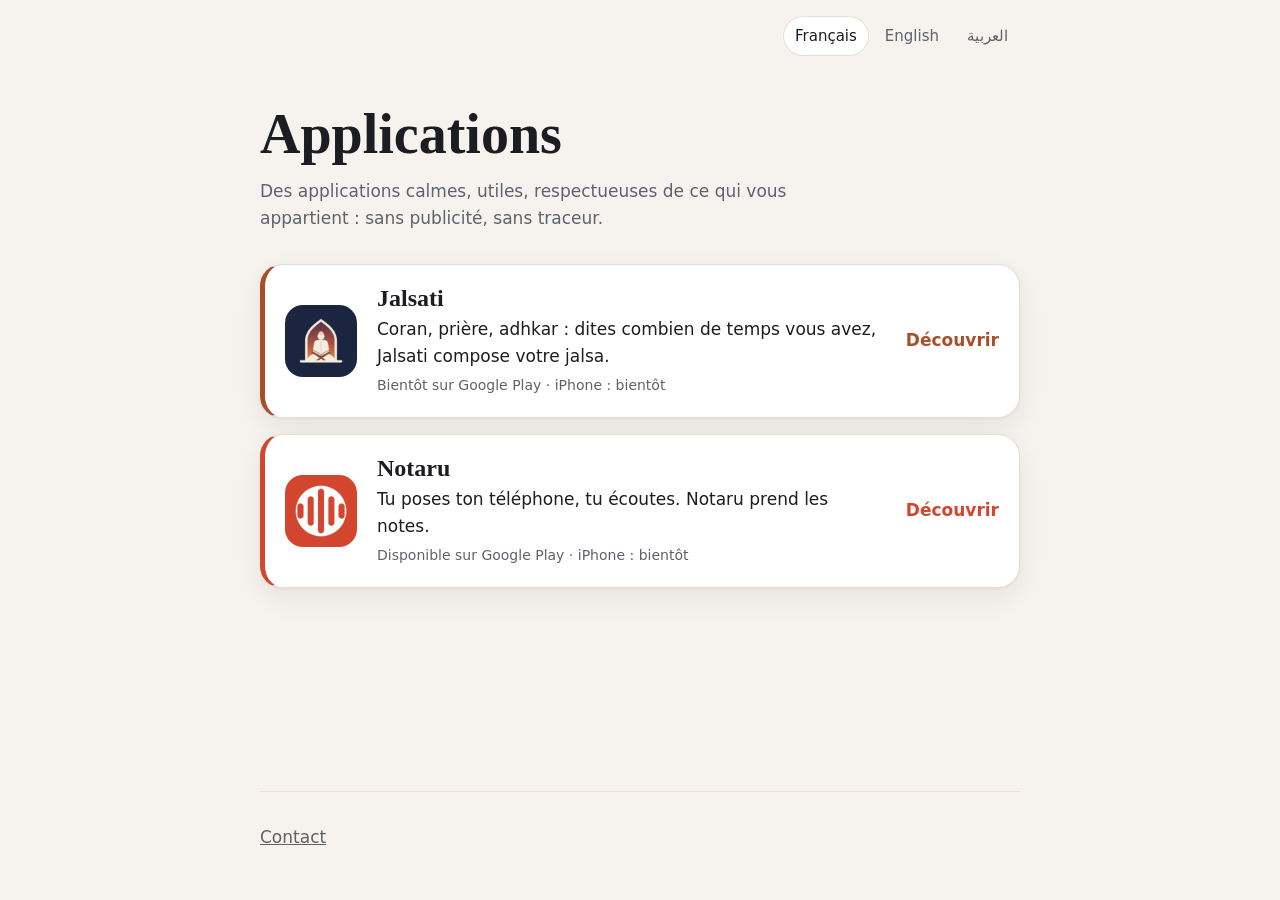
<file: index.html>
<!doctype html>
<html lang="fr" dir="ltr">
<head>
  <meta charset="utf-8">
  <meta name="viewport" content="width=device-width, initial-scale=1">
  <title>Applications — Jalsati, Notaru</title>
  <meta name="description" content="Des applications calmes, utiles, respectueuses de ce qui vous appartient : sans publicité, sans traceur.">
  <meta name="color-scheme" content="light dark">
  <link rel="canonical" href="https://fradali.github.io/">
  <link rel="alternate" hreflang="fr" href="https://fradali.github.io/">
  <link rel="alternate" hreflang="en" href="https://fradali.github.io/en.html">
  <link rel="alternate" hreflang="ar" href="https://fradali.github.io/ar.html">
  <link rel="alternate" hreflang="x-default" href="https://fradali.github.io/">
  <link rel="stylesheet" href="home.css">
</head>
<body>
  <header class="top">
    <nav class="langs" aria-label="Language"><a href="./" lang="fr" aria-current="page">Français</a><a href="en.html" lang="en" hreflang="en">English</a><a href="ar.html" lang="ar" hreflang="ar">العربية</a></nav>
  </header>
  <main>
    <h1>Applications</h1>
    <p class="lead">Des applications calmes, utiles, respectueuses de ce qui vous appartient : sans publicité, sans traceur.</p>
    <ul class="apps">
      <li>
        <a class="app app--jalsati" href="https://niyara.web.app/">
          <img src="img/jalsati.png" width="72" height="72" alt="">
          <span class="app__text">
            <strong>Jalsati</strong>
            <span>Coran, prière, adhkar : dites combien de temps vous avez, Jalsati compose votre jalsa.</span>
            <small><bdi>Bientôt sur Google Play</bdi> · <bdi>iPhone : bientôt</bdi></small>
          </span>
          <span class="app__go">Découvrir</span>
        </a>
      </li>
      <li>
        <a class="app app--notaru" href="notaru/">
          <img src="notaru/img/icon-192.png" width="72" height="72" alt="">
          <span class="app__text">
            <strong>Notaru</strong>
            <span>Tu poses ton téléphone, tu écoutes. Notaru prend les notes.</span>
            <small><bdi>Disponible sur Google Play</bdi> · <bdi>iPhone : bientôt</bdi></small>
          </span>
          <span class="app__go">Découvrir</span>
        </a>
      </li>
    </ul>
  </main>
  <footer class="foot"><a href="mailto:cntctari@gmail.com">Contact</a></footer>
</body>
</html>
</file>
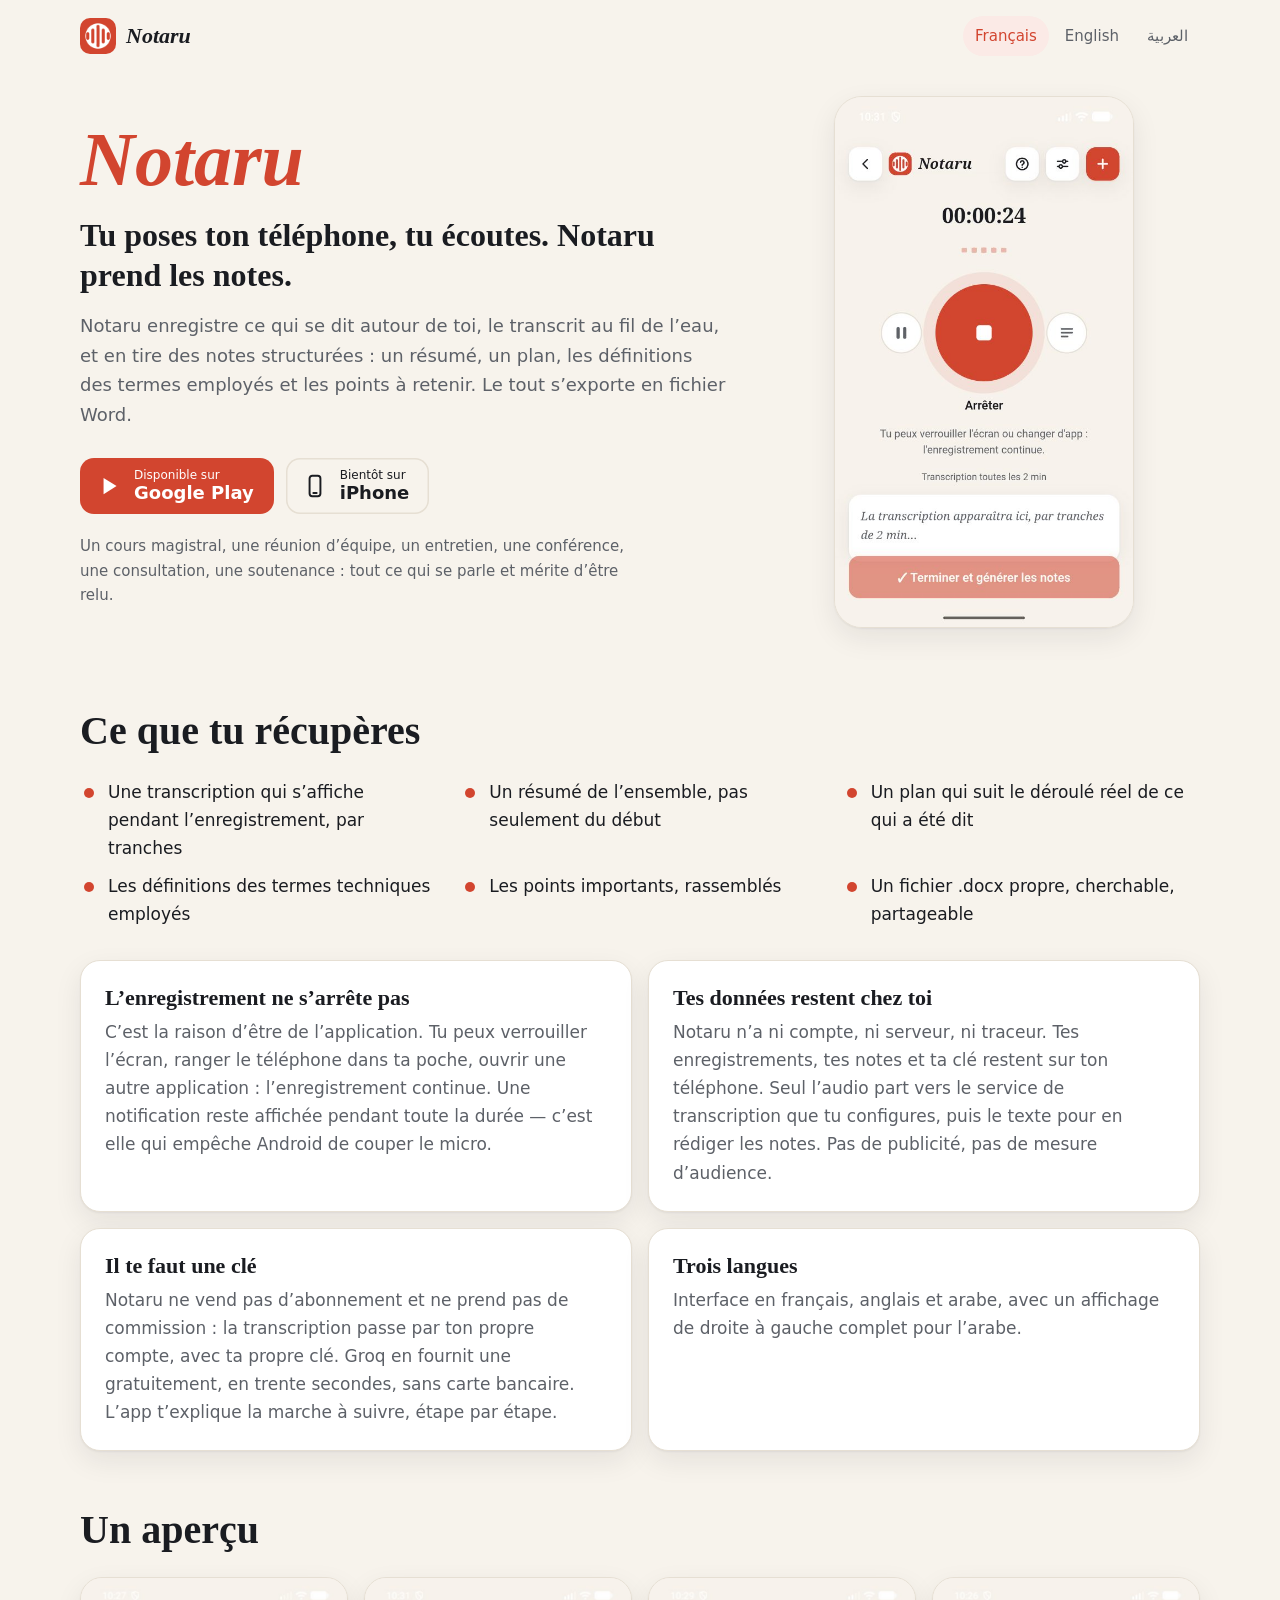
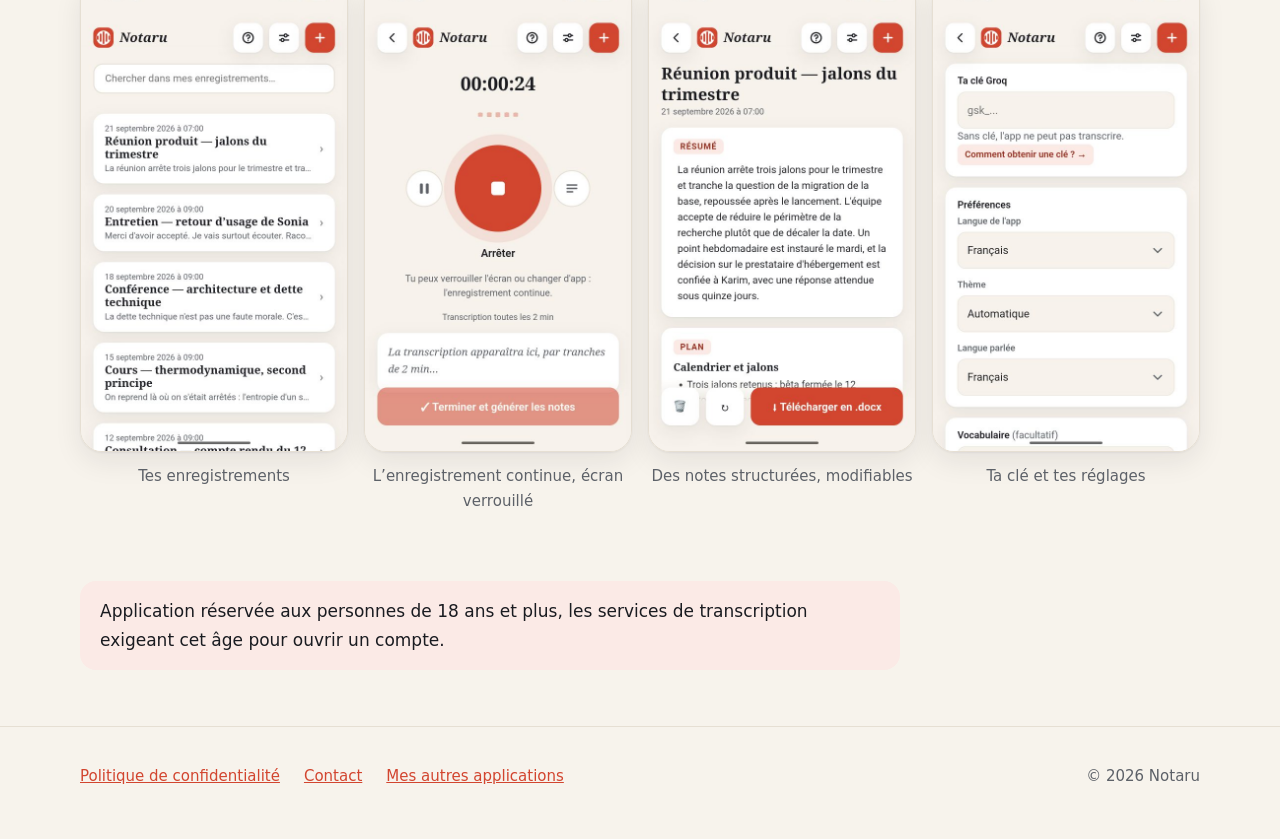
<file: notaru/index.html>
<!doctype html>
<html lang="fr" dir="ltr">
<head>
  <meta charset="utf-8">
  <meta name="viewport" content="width=device-width, initial-scale=1">
  <title>Notaru — tu écoutes, Notaru prend les notes</title>
  <meta name="description" content="Notaru enregistre, transcrit au fil de l’eau et tire des notes structurées de tes cours, réunions et entretiens : résumé, plan, définitions, points à retenir, en .docx.">
  <meta name="color-scheme" content="light dark">
  <meta name="theme-color" content="#D2452F">
  <link rel="canonical" href="https://fradali.github.io/notaru/">
  <link rel="alternate" hreflang="fr" href="https://fradali.github.io/notaru/">
  <link rel="alternate" hreflang="en" href="https://fradali.github.io/notaru/en.html">
  <link rel="alternate" hreflang="ar" href="https://fradali.github.io/notaru/ar.html">
  <link rel="alternate" hreflang="x-default" href="https://fradali.github.io/notaru/">
  <meta property="og:type" content="website">
  <meta property="og:title" content="Notaru — tu écoutes, Notaru prend les notes">
  <meta property="og:description" content="Notaru enregistre, transcrit au fil de l’eau et tire des notes structurées de tes cours, réunions et entretiens : résumé, plan, définitions, points à retenir, en .docx.">
  <meta property="og:url" content="https://fradali.github.io/notaru/">
  <meta property="og:image" content="https://fradali.github.io/notaru/img/og.jpg">
  <meta name="twitter:card" content="summary_large_image">
  <link rel="icon" href="logo.svg" type="image/svg+xml">
  <link rel="apple-touch-icon" href="img/icon-192.png">
  <link rel="stylesheet" href="landing.css">
</head>
<body>
  <header class="top">
    <a class="brand" href="./"><img src="img/icon-192.png" width="36" height="36" alt=""><span>Notaru</span></a>
    <nav class="langs" aria-label="Language"><a href="./" lang="fr" aria-current="page">Français</a><a href="en.html" lang="en" hreflang="en">English</a><a href="ar.html" lang="ar" hreflang="ar">العربية</a></nav>
  </header>

  <main>
    <section class="hero">
      <div class="hero__text">
        <h1>Notaru</h1>
        <p class="hero__tagline">Tu poses ton téléphone, tu écoutes. Notaru prend les notes.</p>
        <p class="hero__lead">Notaru enregistre ce qui se dit autour de toi, le transcrit au fil de l’eau, et en tire des notes structurées : un résumé, un plan, les définitions des termes employés et les points à retenir. Le tout s’exporte en fichier Word.</p>
        <div class="stores">
          <a class="store" href="https://play.google.com/store/apps/details?id=app.notaru&amp;hl=fr" rel="noopener"><svg viewBox="0 0 24 24" aria-hidden="true"><path d="M7 4.5v15l12-7.5z" fill="currentColor"/></svg><span><small>Disponible sur</small><strong>Google Play</strong></span></a>
          <span class="store store--soon" aria-disabled="true"><svg viewBox="0 0 24 24" aria-hidden="true"><rect x="7" y="2.5" width="10" height="19" rx="2.5" fill="none" stroke="currentColor" stroke-width="1.8"/><path d="M10.5 18.5h3" stroke="currentColor" stroke-width="1.8" stroke-linecap="round"/></svg><span><small>Bientôt sur</small><strong>iPhone</strong></span></span>
        </div>
        <p class="hero__uses">Un cours magistral, une réunion d’équipe, un entretien, une conférence, une consultation, une soutenance : tout ce qui se parle et mérite d’être relu.</p>
      </div>
      <div class="hero__art">
        <img src="img/2-enregistrement.jpg" width="540" height="960" alt="">
      </div>
    </section>

    <section class="features" aria-labelledby="gets-title">
      <h2 id="gets-title">Ce que tu récupères</h2>
      <ul class="gets"><li>Une transcription qui s’affiche pendant l’enregistrement, par tranches</li><li>Un résumé de l’ensemble, pas seulement du début</li><li>Un plan qui suit le déroulé réel de ce qui a été dit</li><li>Les définitions des termes techniques employés</li><li>Les points importants, rassemblés</li><li>Un fichier .docx propre, cherchable, partageable</li></ul>
      <ul class="cards">
        <li class="card"><h3>L’enregistrement ne s’arrête pas</h3><p>C’est la raison d’être de l’application. Tu peux verrouiller l’écran, ranger le téléphone dans ta poche, ouvrir une autre application : l’enregistrement continue. Une notification reste affichée pendant toute la durée — c’est elle qui empêche Android de couper le micro.</p></li>
        <li class="card"><h3>Tes données restent chez toi</h3><p>Notaru n’a ni compte, ni serveur, ni traceur. Tes enregistrements, tes notes et ta clé restent sur ton téléphone. Seul l’audio part vers le service de transcription que tu configures, puis le texte pour en rédiger les notes. Pas de publicité, pas de mesure d’audience.</p></li>
        <li class="card"><h3>Il te faut une clé</h3><p>Notaru ne vend pas d’abonnement et ne prend pas de commission : la transcription passe par ton propre compte, avec ta propre clé. Groq en fournit une gratuitement, en trente secondes, sans carte bancaire. L’app t’explique la marche à suivre, étape par étape.</p></li>
        <li class="card"><h3>Trois langues</h3><p>Interface en français, anglais et arabe, avec un affichage de droite à gauche complet pour l’arabe.</p></li>
      </ul>
    </section>

    <section class="shots" aria-labelledby="shots-title">
      <h2 id="shots-title">Un aperçu</h2>
      <ul>
        <li><figure><img src="img/1-liste.jpg" width="540" height="960" loading="eager" alt="Tes enregistrements"><figcaption>Tes enregistrements</figcaption></figure></li>
        <li><figure><img src="img/2-enregistrement.jpg" width="540" height="960" loading="eager" alt="L’enregistrement continue, écran verrouillé"><figcaption>L’enregistrement continue, écran verrouillé</figcaption></figure></li>
        <li><figure><img src="img/3-notes.jpg" width="540" height="960" loading="lazy" alt="Des notes structurées, modifiables"><figcaption>Des notes structurées, modifiables</figcaption></figure></li>
        <li><figure><img src="img/4-reglages.jpg" width="540" height="960" loading="lazy" alt="Ta clé et tes réglages"><figcaption>Ta clé et tes réglages</figcaption></figure></li>
      </ul>
    </section>

    <section class="age"><p>Application réservée aux personnes de 18 ans et plus, les services de transcription exigeant cet âge pour ouvrir un compte.</p></section>
  </main>

  <footer class="foot">
    <nav aria-label="Politique de confidentialité">
      <a href="https://fradali.github.io/Notaru-politique/confidentialite.html">Politique de confidentialité</a>
      <a href="mailto:cntctari@gmail.com">Contact</a>
      <a href="../">Mes autres applications</a>
    </nav>
    <p class="muted">© 2026 Notaru</p>
  </footer>
</body>
</html>
</file>
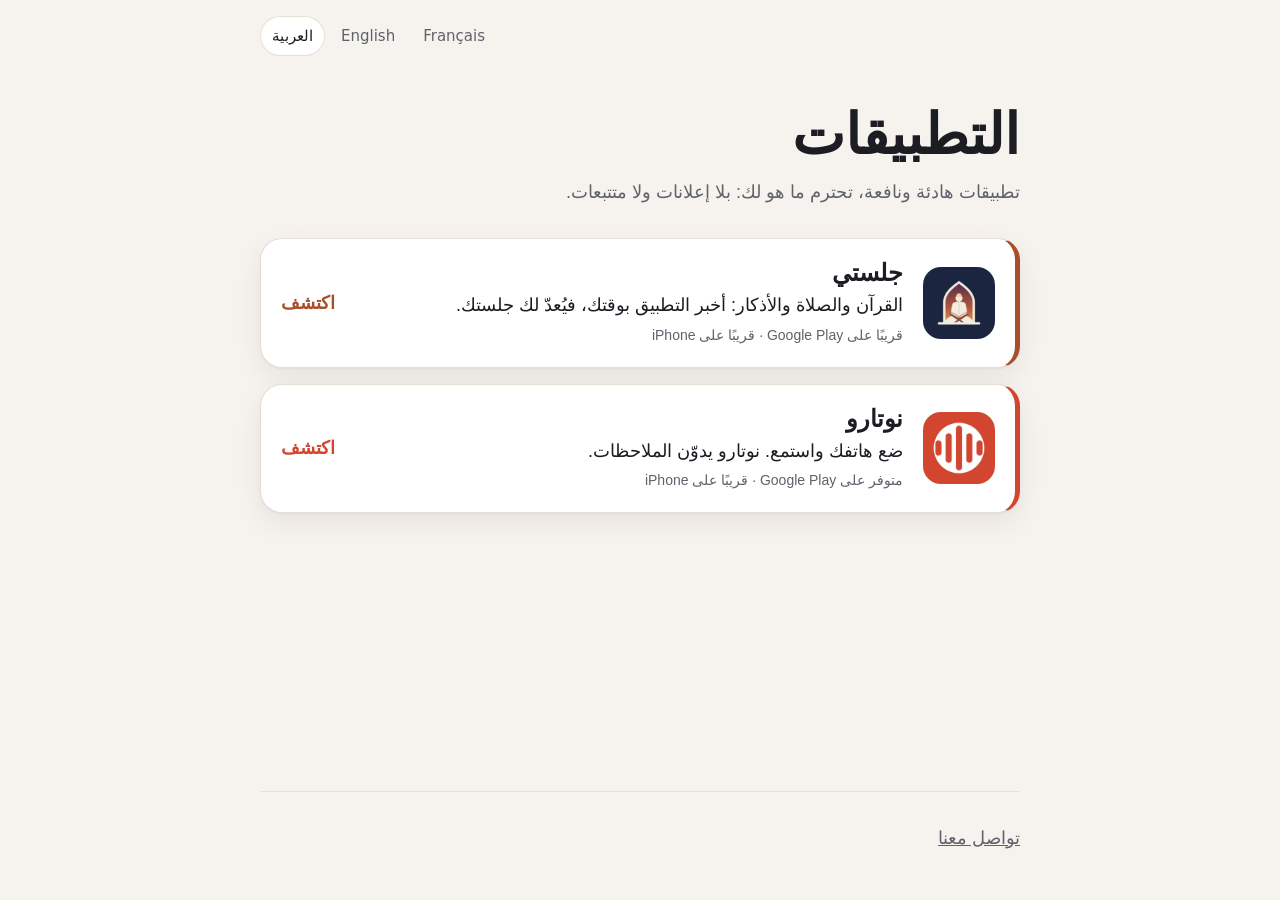
<file: ar.html>
<!doctype html>
<html lang="ar" dir="rtl">
<head>
  <meta charset="utf-8">
  <meta name="viewport" content="width=device-width, initial-scale=1">
  <title>التطبيقات — Jalsati, Notaru</title>
  <meta name="description" content="تطبيقات هادئة ونافعة، تحترم ما هو لك: بلا إعلانات ولا متتبعات.">
  <meta name="color-scheme" content="light dark">
  <link rel="canonical" href="https://fradali.github.io/ar.html">
  <link rel="alternate" hreflang="fr" href="https://fradali.github.io/">
  <link rel="alternate" hreflang="en" href="https://fradali.github.io/en.html">
  <link rel="alternate" hreflang="ar" href="https://fradali.github.io/ar.html">
  <link rel="alternate" hreflang="x-default" href="https://fradali.github.io/">
  <link rel="stylesheet" href="home.css">
</head>
<body>
  <header class="top">
    <nav class="langs" aria-label="Language"><a href="./" lang="fr" hreflang="fr">Français</a><a href="en.html" lang="en" hreflang="en">English</a><a href="ar.html" lang="ar" aria-current="page">العربية</a></nav>
  </header>
  <main>
    <h1>التطبيقات</h1>
    <p class="lead">تطبيقات هادئة ونافعة، تحترم ما هو لك: بلا إعلانات ولا متتبعات.</p>
    <ul class="apps">
      <li>
        <a class="app app--jalsati" href="https://niyara.web.app/ar">
          <img src="img/jalsati.png" width="72" height="72" alt="">
          <span class="app__text">
            <strong>جلستي</strong>
            <span>القرآن والصلاة والأذكار: أخبر التطبيق بوقتك، فيُعدّ لك جلستك.</span>
            <small><bdi>قريبًا على Google Play</bdi> · <bdi>قريبًا على iPhone</bdi></small>
          </span>
          <span class="app__go">اكتشف</span>
        </a>
      </li>
      <li>
        <a class="app app--notaru" href="notaru/ar.html">
          <img src="notaru/img/icon-192.png" width="72" height="72" alt="">
          <span class="app__text">
            <strong>نوتارو</strong>
            <span>ضع هاتفك واستمع. نوتارو يدوّن الملاحظات.</span>
            <small><bdi>متوفر على Google Play</bdi> · <bdi>قريبًا على iPhone</bdi></small>
          </span>
          <span class="app__go">اكتشف</span>
        </a>
      </li>
    </ul>
  </main>
  <footer class="foot"><a href="mailto:cntctari@gmail.com">تواصل معنا</a></footer>
</body>
</html>
</file>
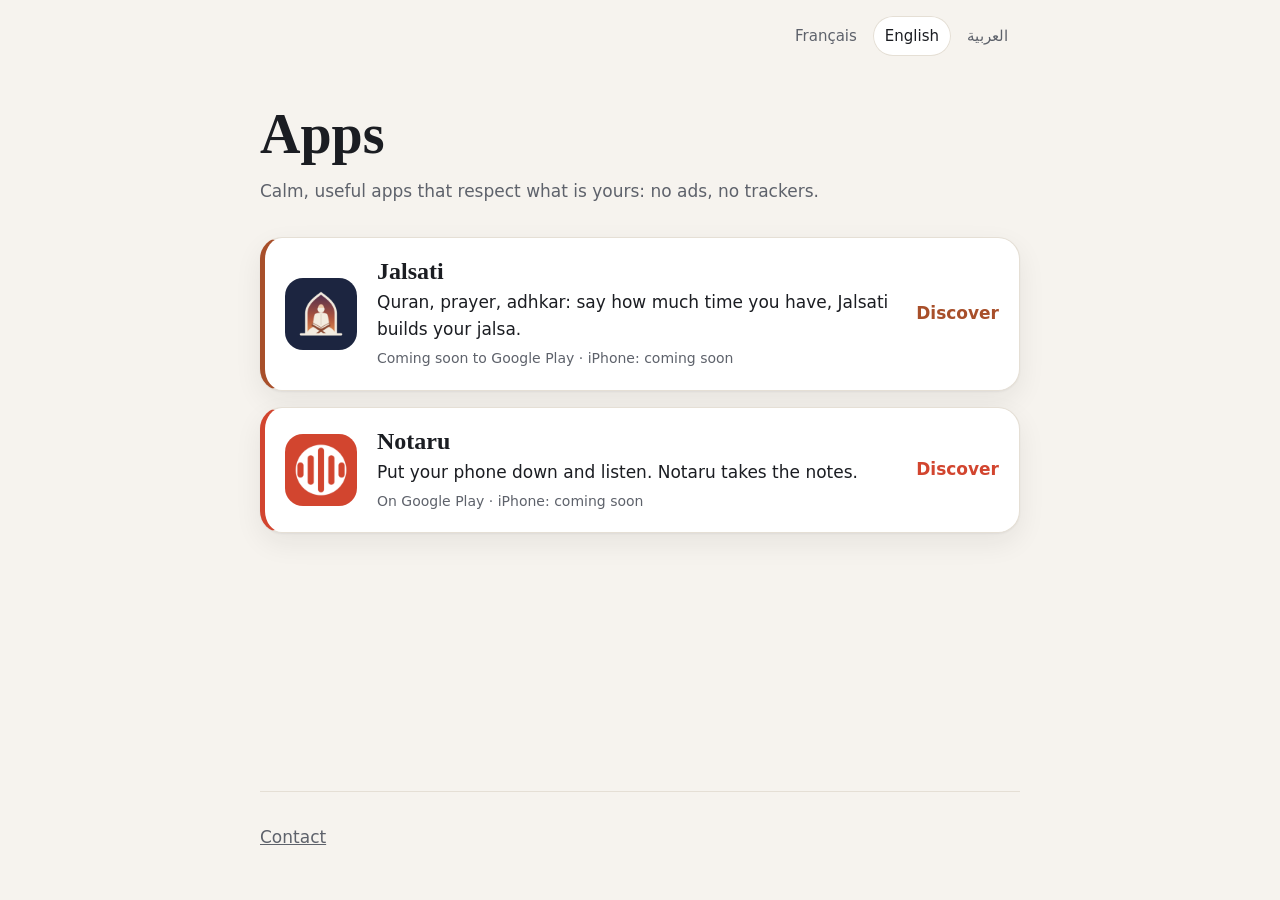
<file: en.html>
<!doctype html>
<html lang="en" dir="ltr">
<head>
  <meta charset="utf-8">
  <meta name="viewport" content="width=device-width, initial-scale=1">
  <title>Apps — Jalsati, Notaru</title>
  <meta name="description" content="Calm, useful apps that respect what is yours: no ads, no trackers.">
  <meta name="color-scheme" content="light dark">
  <link rel="canonical" href="https://fradali.github.io/en.html">
  <link rel="alternate" hreflang="fr" href="https://fradali.github.io/">
  <link rel="alternate" hreflang="en" href="https://fradali.github.io/en.html">
  <link rel="alternate" hreflang="ar" href="https://fradali.github.io/ar.html">
  <link rel="alternate" hreflang="x-default" href="https://fradali.github.io/">
  <link rel="stylesheet" href="home.css">
</head>
<body>
  <header class="top">
    <nav class="langs" aria-label="Language"><a href="./" lang="fr" hreflang="fr">Français</a><a href="en.html" lang="en" aria-current="page">English</a><a href="ar.html" lang="ar" hreflang="ar">العربية</a></nav>
  </header>
  <main>
    <h1>Apps</h1>
    <p class="lead">Calm, useful apps that respect what is yours: no ads, no trackers.</p>
    <ul class="apps">
      <li>
        <a class="app app--jalsati" href="https://niyara.web.app/en">
          <img src="img/jalsati.png" width="72" height="72" alt="">
          <span class="app__text">
            <strong>Jalsati</strong>
            <span>Quran, prayer, adhkar: say how much time you have, Jalsati builds your jalsa.</span>
            <small><bdi>Coming soon to Google Play</bdi> · <bdi>iPhone: coming soon</bdi></small>
          </span>
          <span class="app__go">Discover</span>
        </a>
      </li>
      <li>
        <a class="app app--notaru" href="notaru/en.html">
          <img src="notaru/img/icon-192.png" width="72" height="72" alt="">
          <span class="app__text">
            <strong>Notaru</strong>
            <span>Put your phone down and listen. Notaru takes the notes.</span>
            <small><bdi>On Google Play</bdi> · <bdi>iPhone: coming soon</bdi></small>
          </span>
          <span class="app__go">Discover</span>
        </a>
      </li>
    </ul>
  </main>
  <footer class="foot"><a href="mailto:cntctari@gmail.com">Contact</a></footer>
</body>
</html>
</file>
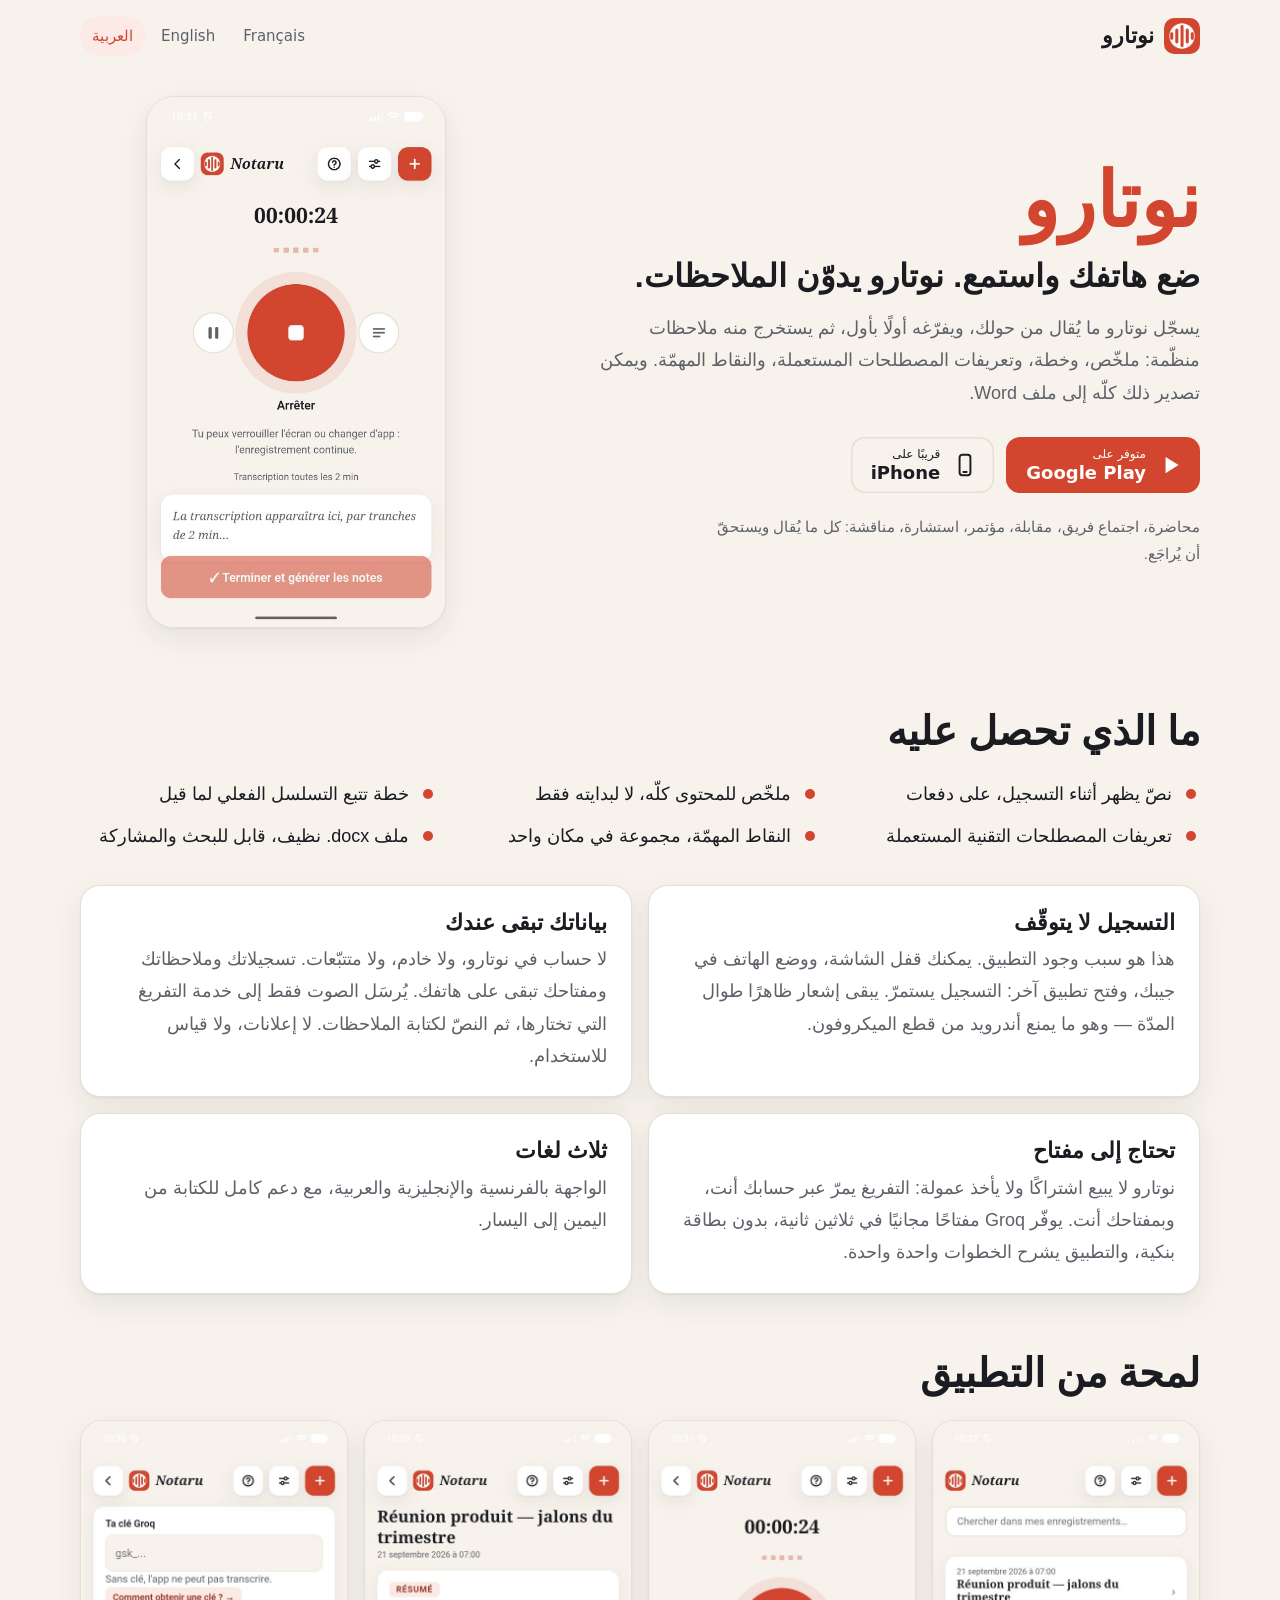
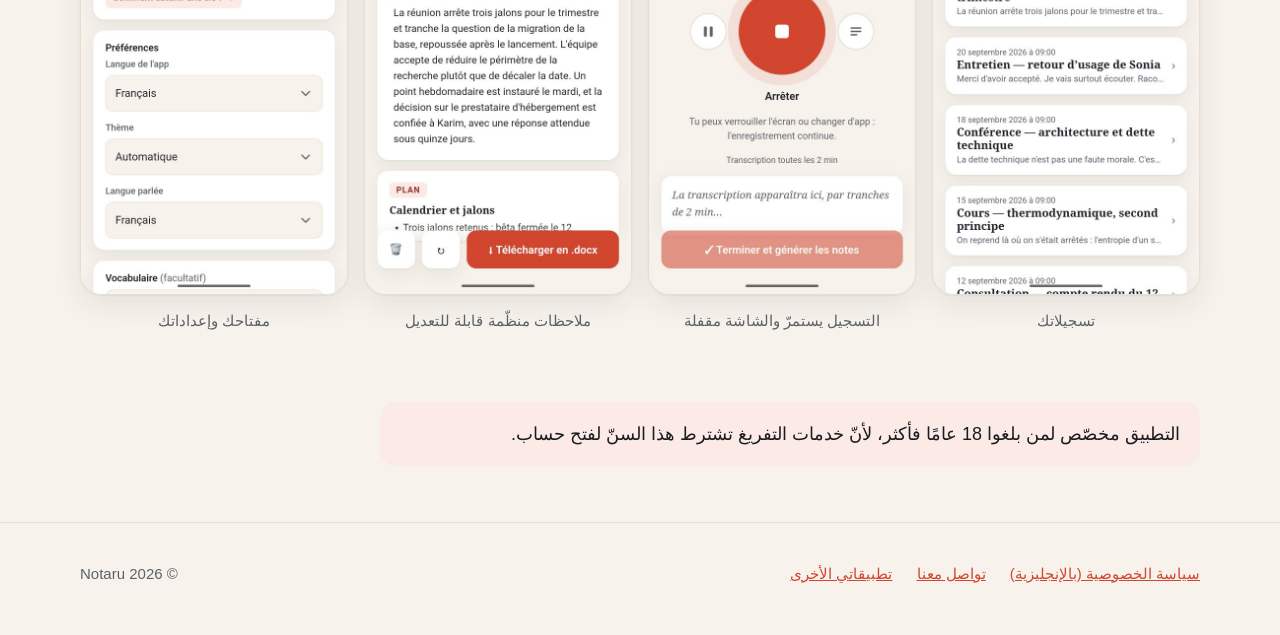
<file: notaru/ar.html>
<!doctype html>
<html lang="ar" dir="rtl">
<head>
  <meta charset="utf-8">
  <meta name="viewport" content="width=device-width, initial-scale=1">
  <title>نوتارو — استمع، ونوتارو يدوّن الملاحظات</title>
  <meta name="description" content="يسجّل نوتارو ويفرّغ أولًا بأول، ويستخرج من دروسك واجتماعاتك ومقابلاتك ملاحظات منظّمة: ملخّص، وخطة، وتعريفات، ونقاط مهمّة، في ملف docx.">
  <meta name="color-scheme" content="light dark">
  <meta name="theme-color" content="#D2452F">
  <link rel="canonical" href="https://fradali.github.io/notaru/ar.html">
  <link rel="alternate" hreflang="fr" href="https://fradali.github.io/notaru/">
  <link rel="alternate" hreflang="en" href="https://fradali.github.io/notaru/en.html">
  <link rel="alternate" hreflang="ar" href="https://fradali.github.io/notaru/ar.html">
  <link rel="alternate" hreflang="x-default" href="https://fradali.github.io/notaru/">
  <meta property="og:type" content="website">
  <meta property="og:title" content="نوتارو — استمع، ونوتارو يدوّن الملاحظات">
  <meta property="og:description" content="يسجّل نوتارو ويفرّغ أولًا بأول، ويستخرج من دروسك واجتماعاتك ومقابلاتك ملاحظات منظّمة: ملخّص، وخطة، وتعريفات، ونقاط مهمّة، في ملف docx.">
  <meta property="og:url" content="https://fradali.github.io/notaru/ar.html">
  <meta property="og:image" content="https://fradali.github.io/notaru/img/og.jpg">
  <meta name="twitter:card" content="summary_large_image">
  <link rel="icon" href="logo.svg" type="image/svg+xml">
  <link rel="apple-touch-icon" href="img/icon-192.png">
  <link rel="stylesheet" href="landing.css">
</head>
<body>
  <header class="top">
    <a class="brand" href="ar.html"><img src="img/icon-192.png" width="36" height="36" alt=""><span>نوتارو</span></a>
    <nav class="langs" aria-label="Language"><a href="./" lang="fr" hreflang="fr">Français</a><a href="en.html" lang="en" hreflang="en">English</a><a href="ar.html" lang="ar" aria-current="page">العربية</a></nav>
  </header>

  <main>
    <section class="hero">
      <div class="hero__text">
        <h1>نوتارو</h1>
        <p class="hero__tagline">ضع هاتفك واستمع. نوتارو يدوّن الملاحظات.</p>
        <p class="hero__lead">يسجّل نوتارو ما يُقال من حولك، ويفرّغه أولًا بأول، ثم يستخرج منه ملاحظات منظّمة: ملخّص، وخطة، وتعريفات المصطلحات المستعملة، والنقاط المهمّة. ويمكن تصدير ذلك كلّه إلى ملف Word.</p>
        <div class="stores">
          <a class="store" href="https://play.google.com/store/apps/details?id=app.notaru&amp;hl=ar" rel="noopener"><svg viewBox="0 0 24 24" aria-hidden="true"><path d="M7 4.5v15l12-7.5z" fill="currentColor"/></svg><span><small>متوفر على</small><strong>Google Play</strong></span></a>
          <span class="store store--soon" aria-disabled="true"><svg viewBox="0 0 24 24" aria-hidden="true"><rect x="7" y="2.5" width="10" height="19" rx="2.5" fill="none" stroke="currentColor" stroke-width="1.8"/><path d="M10.5 18.5h3" stroke="currentColor" stroke-width="1.8" stroke-linecap="round"/></svg><span><small>قريبًا على</small><strong>iPhone</strong></span></span>
        </div>
        <p class="hero__uses">محاضرة، اجتماع فريق، مقابلة، مؤتمر، استشارة، مناقشة: كل ما يُقال ويستحقّ أن يُراجَع.</p>
      </div>
      <div class="hero__art">
        <img src="img/2-enregistrement.jpg" width="540" height="960" alt="">
      </div>
    </section>

    <section class="features" aria-labelledby="gets-title">
      <h2 id="gets-title">ما الذي تحصل عليه</h2>
      <ul class="gets"><li>نصّ يظهر أثناء التسجيل، على دفعات</li><li>ملخّص للمحتوى كلّه، لا لبدايته فقط</li><li>خطة تتبع التسلسل الفعلي لما قيل</li><li>تعريفات المصطلحات التقنية المستعملة</li><li>النقاط المهمّة، مجموعة في مكان واحد</li><li>ملف docx. نظيف، قابل للبحث والمشاركة</li></ul>
      <ul class="cards">
        <li class="card"><h3>التسجيل لا يتوقّف</h3><p>هذا هو سبب وجود التطبيق. يمكنك قفل الشاشة، ووضع الهاتف في جيبك، وفتح تطبيق آخر: التسجيل يستمرّ. يبقى إشعار ظاهرًا طوال المدّة — وهو ما يمنع أندرويد من قطع الميكروفون.</p></li>
        <li class="card"><h3>بياناتك تبقى عندك</h3><p>لا حساب في نوتارو، ولا خادم، ولا متتبّعات. تسجيلاتك وملاحظاتك ومفتاحك تبقى على هاتفك. يُرسَل الصوت فقط إلى خدمة التفريغ التي تختارها، ثم النصّ لكتابة الملاحظات. لا إعلانات، ولا قياس للاستخدام.</p></li>
        <li class="card"><h3>تحتاج إلى مفتاح</h3><p>نوتارو لا يبيع اشتراكًا ولا يأخذ عمولة: التفريغ يمرّ عبر حسابك أنت، وبمفتاحك أنت. يوفّر Groq مفتاحًا مجانيًا في ثلاثين ثانية، بدون بطاقة بنكية، والتطبيق يشرح الخطوات واحدة واحدة.</p></li>
        <li class="card"><h3>ثلاث لغات</h3><p>الواجهة بالفرنسية والإنجليزية والعربية، مع دعم كامل للكتابة من اليمين إلى اليسار.</p></li>
      </ul>
    </section>

    <section class="shots" aria-labelledby="shots-title">
      <h2 id="shots-title">لمحة من التطبيق</h2>
      <ul>
        <li><figure><img src="img/1-liste.jpg" width="540" height="960" loading="eager" alt="تسجيلاتك"><figcaption>تسجيلاتك</figcaption></figure></li>
        <li><figure><img src="img/2-enregistrement.jpg" width="540" height="960" loading="eager" alt="التسجيل يستمرّ والشاشة مقفلة"><figcaption>التسجيل يستمرّ والشاشة مقفلة</figcaption></figure></li>
        <li><figure><img src="img/3-notes.jpg" width="540" height="960" loading="lazy" alt="ملاحظات منظّمة قابلة للتعديل"><figcaption>ملاحظات منظّمة قابلة للتعديل</figcaption></figure></li>
        <li><figure><img src="img/4-reglages.jpg" width="540" height="960" loading="lazy" alt="مفتاحك وإعداداتك"><figcaption>مفتاحك وإعداداتك</figcaption></figure></li>
      </ul>
    </section>

    <section class="age"><p>التطبيق مخصّص لمن بلغوا 18 عامًا فأكثر، لأنّ خدمات التفريغ تشترط هذا السنّ لفتح حساب.</p></section>
  </main>

  <footer class="foot">
    <nav aria-label="سياسة الخصوصية (بالإنجليزية)">
      <a href="https://fradali.github.io/Notaru-politique/privacy.html">سياسة الخصوصية (بالإنجليزية)</a>
      <a href="mailto:cntctari@gmail.com">تواصل معنا</a>
      <a href="../ar.html">تطبيقاتي الأخرى</a>
    </nav>
    <p class="muted">© 2026 Notaru</p>
  </footer>
</body>
</html>
</file>
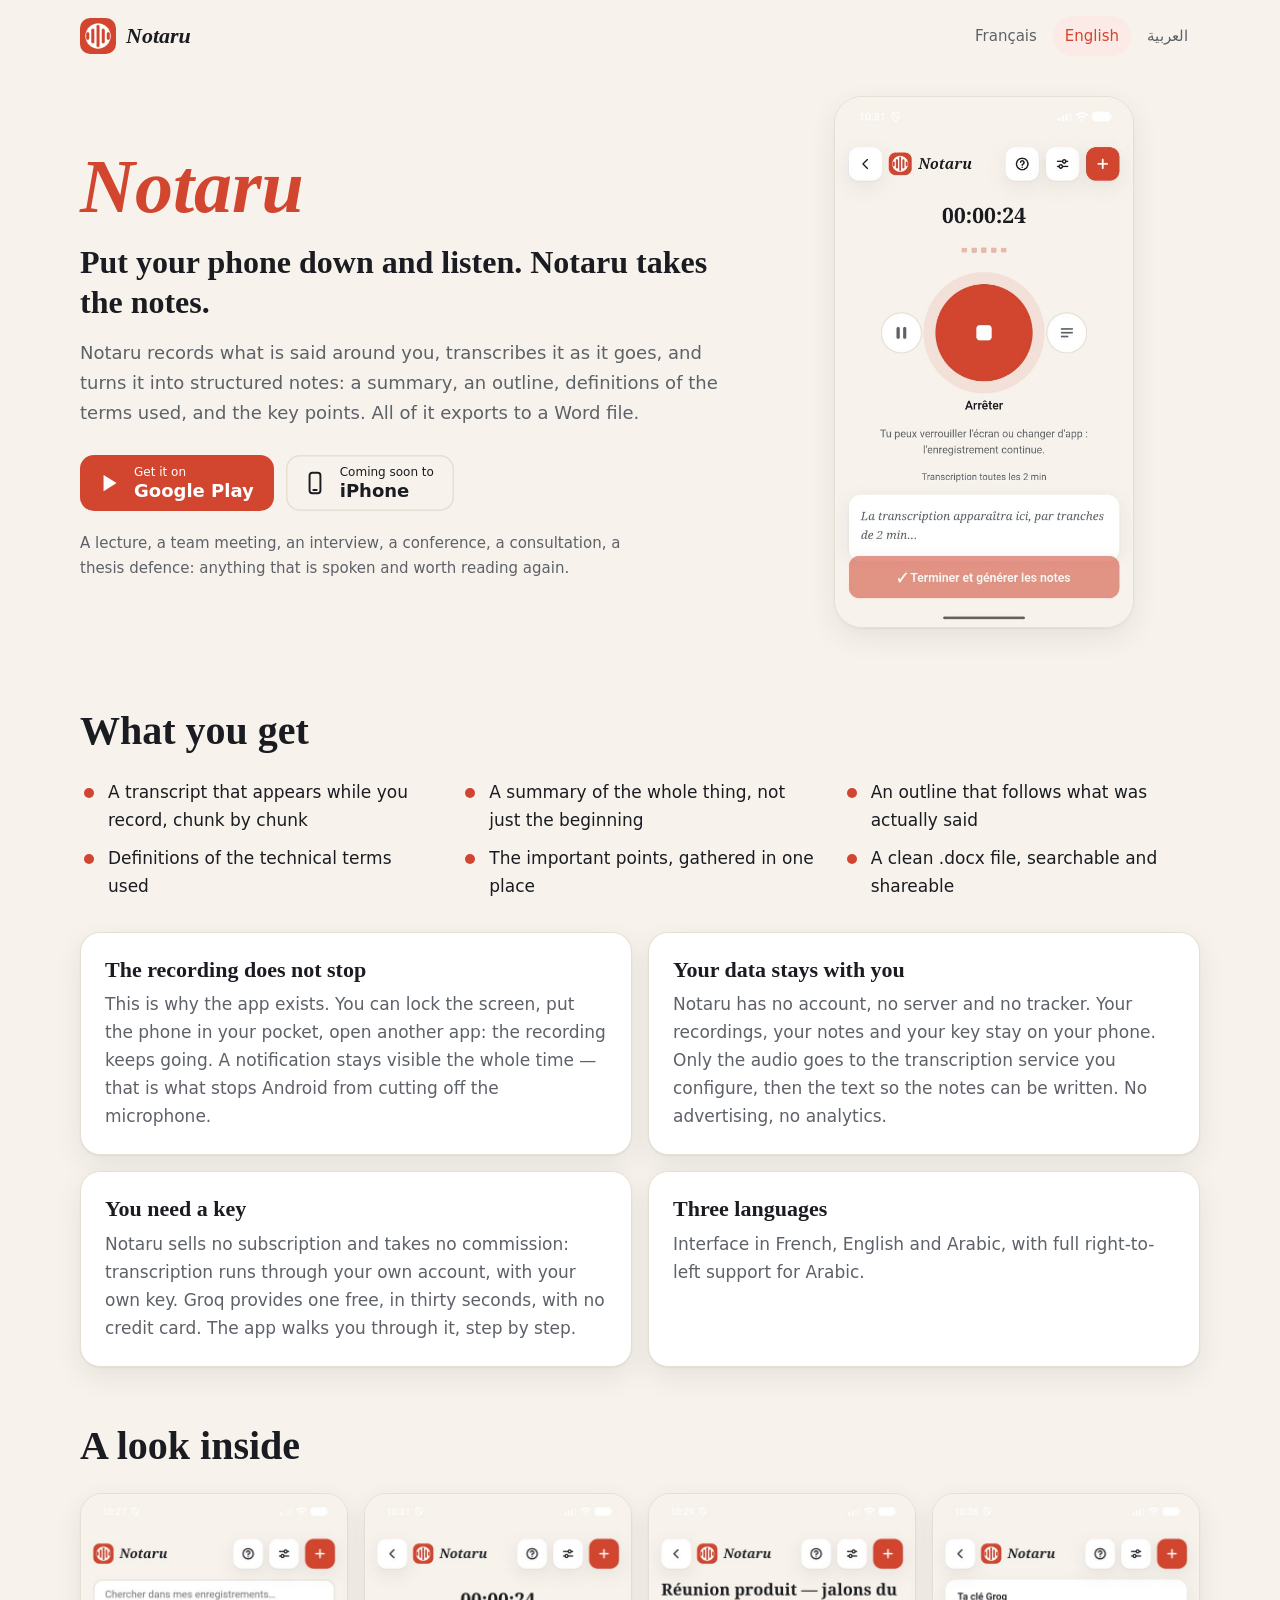
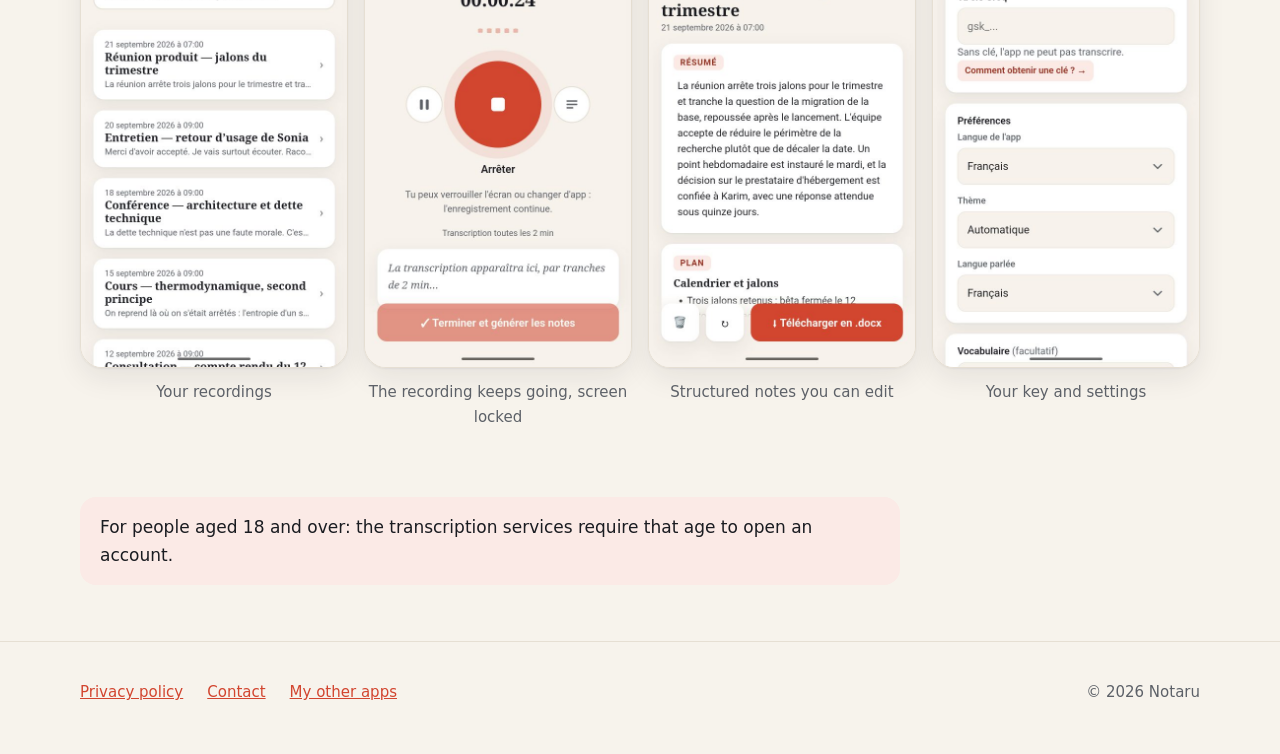
<file: notaru/en.html>
<!doctype html>
<html lang="en" dir="ltr">
<head>
  <meta charset="utf-8">
  <meta name="viewport" content="width=device-width, initial-scale=1">
  <title>Notaru — you listen, Notaru takes the notes</title>
  <meta name="description" content="Notaru records, transcribes as it goes, and turns your lectures, meetings and interviews into structured notes: summary, outline, definitions, key points, as a .docx.">
  <meta name="color-scheme" content="light dark">
  <meta name="theme-color" content="#D2452F">
  <link rel="canonical" href="https://fradali.github.io/notaru/en.html">
  <link rel="alternate" hreflang="fr" href="https://fradali.github.io/notaru/">
  <link rel="alternate" hreflang="en" href="https://fradali.github.io/notaru/en.html">
  <link rel="alternate" hreflang="ar" href="https://fradali.github.io/notaru/ar.html">
  <link rel="alternate" hreflang="x-default" href="https://fradali.github.io/notaru/">
  <meta property="og:type" content="website">
  <meta property="og:title" content="Notaru — you listen, Notaru takes the notes">
  <meta property="og:description" content="Notaru records, transcribes as it goes, and turns your lectures, meetings and interviews into structured notes: summary, outline, definitions, key points, as a .docx.">
  <meta property="og:url" content="https://fradali.github.io/notaru/en.html">
  <meta property="og:image" content="https://fradali.github.io/notaru/img/og.jpg">
  <meta name="twitter:card" content="summary_large_image">
  <link rel="icon" href="logo.svg" type="image/svg+xml">
  <link rel="apple-touch-icon" href="img/icon-192.png">
  <link rel="stylesheet" href="landing.css">
</head>
<body>
  <header class="top">
    <a class="brand" href="en.html"><img src="img/icon-192.png" width="36" height="36" alt=""><span>Notaru</span></a>
    <nav class="langs" aria-label="Language"><a href="./" lang="fr" hreflang="fr">Français</a><a href="en.html" lang="en" aria-current="page">English</a><a href="ar.html" lang="ar" hreflang="ar">العربية</a></nav>
  </header>

  <main>
    <section class="hero">
      <div class="hero__text">
        <h1>Notaru</h1>
        <p class="hero__tagline">Put your phone down and listen. Notaru takes the notes.</p>
        <p class="hero__lead">Notaru records what is said around you, transcribes it as it goes, and turns it into structured notes: a summary, an outline, definitions of the terms used, and the key points. All of it exports to a Word file.</p>
        <div class="stores">
          <a class="store" href="https://play.google.com/store/apps/details?id=app.notaru&amp;hl=en" rel="noopener"><svg viewBox="0 0 24 24" aria-hidden="true"><path d="M7 4.5v15l12-7.5z" fill="currentColor"/></svg><span><small>Get it on</small><strong>Google Play</strong></span></a>
          <span class="store store--soon" aria-disabled="true"><svg viewBox="0 0 24 24" aria-hidden="true"><rect x="7" y="2.5" width="10" height="19" rx="2.5" fill="none" stroke="currentColor" stroke-width="1.8"/><path d="M10.5 18.5h3" stroke="currentColor" stroke-width="1.8" stroke-linecap="round"/></svg><span><small>Coming soon to</small><strong>iPhone</strong></span></span>
        </div>
        <p class="hero__uses">A lecture, a team meeting, an interview, a conference, a consultation, a thesis defence: anything that is spoken and worth reading again.</p>
      </div>
      <div class="hero__art">
        <img src="img/2-enregistrement.jpg" width="540" height="960" alt="">
      </div>
    </section>

    <section class="features" aria-labelledby="gets-title">
      <h2 id="gets-title">What you get</h2>
      <ul class="gets"><li>A transcript that appears while you record, chunk by chunk</li><li>A summary of the whole thing, not just the beginning</li><li>An outline that follows what was actually said</li><li>Definitions of the technical terms used</li><li>The important points, gathered in one place</li><li>A clean .docx file, searchable and shareable</li></ul>
      <ul class="cards">
        <li class="card"><h3>The recording does not stop</h3><p>This is why the app exists. You can lock the screen, put the phone in your pocket, open another app: the recording keeps going. A notification stays visible the whole time — that is what stops Android from cutting off the microphone.</p></li>
        <li class="card"><h3>Your data stays with you</h3><p>Notaru has no account, no server and no tracker. Your recordings, your notes and your key stay on your phone. Only the audio goes to the transcription service you configure, then the text so the notes can be written. No advertising, no analytics.</p></li>
        <li class="card"><h3>You need a key</h3><p>Notaru sells no subscription and takes no commission: transcription runs through your own account, with your own key. Groq provides one free, in thirty seconds, with no credit card. The app walks you through it, step by step.</p></li>
        <li class="card"><h3>Three languages</h3><p>Interface in French, English and Arabic, with full right-to-left support for Arabic.</p></li>
      </ul>
    </section>

    <section class="shots" aria-labelledby="shots-title">
      <h2 id="shots-title">A look inside</h2>
      <ul>
        <li><figure><img src="img/1-liste.jpg" width="540" height="960" loading="eager" alt="Your recordings"><figcaption>Your recordings</figcaption></figure></li>
        <li><figure><img src="img/2-enregistrement.jpg" width="540" height="960" loading="eager" alt="The recording keeps going, screen locked"><figcaption>The recording keeps going, screen locked</figcaption></figure></li>
        <li><figure><img src="img/3-notes.jpg" width="540" height="960" loading="lazy" alt="Structured notes you can edit"><figcaption>Structured notes you can edit</figcaption></figure></li>
        <li><figure><img src="img/4-reglages.jpg" width="540" height="960" loading="lazy" alt="Your key and settings"><figcaption>Your key and settings</figcaption></figure></li>
      </ul>
    </section>

    <section class="age"><p>For people aged 18 and over: the transcription services require that age to open an account.</p></section>
  </main>

  <footer class="foot">
    <nav aria-label="Privacy policy">
      <a href="https://fradali.github.io/Notaru-politique/privacy.html">Privacy policy</a>
      <a href="mailto:cntctari@gmail.com">Contact</a>
      <a href="../en.html">My other apps</a>
    </nav>
    <p class="muted">© 2026 Notaru</p>
  </footer>
</body>
</html>
</file>
<file: home.css>
/* L'accueil (outils/build-home.mjs) : papier et encre, sans couleur à soi —
   chaque carte porte celle de son application. */

:root {
  --bg: #f6f3ee;
  --surface: #ffffff;
  --ink: #1b1d22;
  --ink-soft: #5e626b;
  --line: #e5dfd5;
  --jalsati: #a84f2a;
  --notaru: #d2452f;
  --shadow: 0 1px 2px rgb(27 29 34 / 0.05), 0 10px 28px rgb(27 29 34 / 0.07);
  --text: system-ui, -apple-system, 'Segoe UI', Roboto, sans-serif;
  --title: Georgia, 'Noto Serif', 'Times New Roman', serif;
  --arabic: 'Noto Naskh Arabic', 'Noto Sans Arabic', 'Segoe UI', Tahoma, sans-serif;
  color-scheme: light dark;
}

@media (prefers-color-scheme: dark) {
  :root {
    --bg: #14161a;
    --surface: #1d2026;
    --ink: #ece8e1;
    --ink-soft: #a4a7ae;
    --line: #2d3139;
    --jalsati: #e08a5f;
    --notaru: #e4573f;
    --shadow: 0 1px 2px rgb(0 0 0 / 0.3), 0 10px 28px rgb(0 0 0 / 0.3);
  }
}

* {
  box-sizing: border-box;
}

body {
  margin: 0;
  min-height: 100vh;
  display: flex;
  flex-direction: column;
  background: var(--bg);
  color: var(--ink);
  font: 400 1.0625rem/1.6 var(--text);
}

body:lang(ar) {
  font-family: var(--arabic);
  font-size: 1.125rem;
}

.top,
main,
.foot {
  width: min(100% - 32px, 760px);
  margin-inline: auto;
}

.top {
  display: flex;
  justify-content: flex-end;
  padding-block: 16px;
}

.langs {
  display: flex;
  gap: 4px;
  flex-wrap: wrap;
}

.langs a {
  color: var(--ink-soft);
  text-decoration: none;
  padding: 8px 12px;
  border-radius: 999px;
  min-height: 40px;
  display: inline-flex;
  align-items: center;
  font: 0.9375rem var(--text);
}

.langs a:lang(ar) {
  font-family: var(--arabic);
}

.langs a[aria-current='page'] {
  background: var(--surface);
  color: var(--ink);
  box-shadow: inset 0 0 0 1px var(--line);
}

main {
  flex: 1;
  padding-block: 32px 48px;
}

h1 {
  margin: 0;
  font: 600 clamp(2.4rem, 7vw, 3.5rem) / 1.1 var(--title);
}

:lang(ar) h1 {
  font-family: var(--arabic);
  font-weight: 700;
}

.lead {
  margin: 12px 0 32px;
  color: var(--ink-soft);
  max-width: 52ch;
}

.apps {
  list-style: none;
  margin: 0;
  padding: 0;
  display: grid;
  gap: 16px;
}

.app {
  display: grid;
  grid-template-columns: 72px 1fr auto;
  align-items: center;
  gap: 20px;
  padding: 20px;
  border-radius: 22px;
  background: var(--surface);
  border: 1px solid var(--line);
  box-shadow: var(--shadow);
  color: inherit;
  text-decoration: none;
  border-inline-start: 5px solid var(--accent);
  transition: transform 0.15s ease;
}

.app--jalsati {
  --accent: var(--jalsati);
}

.app--notaru {
  --accent: var(--notaru);
}

.app:hover {
  transform: translateY(-2px);
}

.app:focus-visible {
  outline: 3px solid var(--accent);
  outline-offset: 3px;
}

.app img {
  border-radius: 18px;
}

.app__text {
  display: grid;
  gap: 4px;
}

.app__text strong {
  font: 600 1.5rem var(--title);
}

:lang(ar) .app__text strong {
  font-family: var(--arabic);
  font-weight: 700;
}

.app__text small {
  color: var(--ink-soft);
  font-size: 0.875rem;
}

.app__go {
  color: var(--accent);
  font-weight: 600;
}

.foot {
  padding-block: 24px 40px;
  border-top: 1px solid var(--line);
}

.foot a {
  color: var(--ink-soft);
  min-height: 44px;
  display: inline-flex;
  align-items: center;
}

@media (max-width: 560px) {
  .app {
    grid-template-columns: 56px 1fr;
    gap: 16px;
  }

  .app img {
    width: 56px;
    height: 56px;
  }

  .app__go {
    display: none;
  }
}

@media (prefers-reduced-motion: reduce) {
  .app {
    transition: none;
  }
}
</file>
<file: notaru/landing.css>
/* La page de présentation de Notaru (outils/build-landing.mjs).
   La palette de l'application, comme style.css pour la politique :
   papier, encre, et le rouge du micro. Propriétés logiques partout : la page
   arabe est la même page, en miroir. */

:root {
  --bg: #f7f3ec;
  --surface: #ffffff;
  --ink: #1a1c21;
  --ink-soft: #5d6168;
  --line: #e6dfd3;
  --accent: #d2452f;
  --accent-ink: #ffffff;
  --accent-tint: #fbeae6;
  --shadow: 0 1px 2px rgb(26 28 33 / 0.05), 0 10px 28px rgb(26 28 33 / 0.08);
  --text: system-ui, -apple-system, 'Segoe UI', Roboto, sans-serif;
  --title: 'Noto Serif', Georgia, 'Times New Roman', serif;
  --arabic: 'Noto Naskh Arabic', 'Noto Sans Arabic', 'Segoe UI', Tahoma, sans-serif;
  color-scheme: light dark;
}

@media (prefers-color-scheme: dark) {
  :root {
    --bg: #15171b;
    --surface: #1e2127;
    --ink: #ede9e2;
    --ink-soft: #a3a5ac;
    --line: #2e323a;
    --accent: #e4573f;
    --accent-tint: #2e211f;
    --shadow: 0 1px 2px rgb(0 0 0 / 0.3), 0 10px 28px rgb(0 0 0 / 0.3);
  }
}

* {
  box-sizing: border-box;
}

html {
  -webkit-text-size-adjust: 100%;
}

body {
  margin: 0;
  background: var(--bg);
  color: var(--ink);
  font: 400 1.0625rem/1.65 var(--text);
}

body:lang(ar) {
  font-family: var(--arabic);
  font-size: 1.125rem;
  line-height: 1.8;
}

h1,
h2,
h3 {
  font-family: var(--title);
  line-height: 1.15;
  margin: 0;
}

h1 {
  font-style: italic;
}

:lang(ar) :is(h1, h2, h3) {
  font-family: var(--arabic);
  font-style: normal;
}

a {
  color: var(--accent);
}

a:focus-visible {
  outline: 3px solid var(--accent);
  outline-offset: 3px;
  border-radius: 8px;
}

img {
  max-width: 100%;
  height: auto;
}

.muted {
  color: var(--ink-soft);
}

.top {
  display: flex;
  align-items: center;
  justify-content: space-between;
  flex-wrap: wrap;
  gap: 16px;
  padding: 16px max(16px, calc((100% - 1120px) / 2));
}

.brand {
  display: inline-flex;
  align-items: center;
  gap: 10px;
  color: inherit;
  text-decoration: none;
  font: italic 700 1.375rem var(--title);
}

:lang(ar) .brand {
  font: 700 1.375rem var(--arabic);
}

.brand img {
  border-radius: 10px;
}

.langs {
  display: flex;
  gap: 4px;
  flex-wrap: wrap;
}

.langs a {
  color: var(--ink-soft);
  text-decoration: none;
  padding: 8px 12px;
  border-radius: 999px;
  min-height: 40px;
  display: inline-flex;
  align-items: center;
  font: 0.9375rem var(--text);
}

.langs a:lang(ar) {
  font-family: var(--arabic);
}

.langs a[aria-current='page'] {
  background: var(--accent-tint);
  color: var(--accent);
}

.hero {
  display: grid;
  grid-template-columns: minmax(0, 1.5fr) minmax(0, 1fr);
  align-items: center;
  gap: 40px;
  padding: 24px max(16px, calc((100% - 1120px) / 2)) 24px;
}

.hero h1 {
  font-size: clamp(2.8rem, 7vw, 4.75rem);
  color: var(--accent);
}

.hero__tagline {
  margin: 12px 0 0;
  font: 700 clamp(1.4rem, 3.4vw, 2rem) / 1.25 var(--title);
}

:lang(ar) .hero__tagline {
  font-family: var(--arabic);
}

.hero__lead {
  margin: 16px 0 0;
  max-width: 60ch;
  color: var(--ink-soft);
  font-size: 1.125rem;
}

.hero__uses {
  margin: 20px 0 0;
  color: var(--ink-soft);
  font-size: 0.9375rem;
  max-width: 60ch;
}

.hero__art {
  display: grid;
  place-items: center;
}

.hero__art img {
  width: min(100%, 300px);
  border-radius: 28px;
  border: 1px solid var(--line);
  box-shadow: var(--shadow);
}

.stores {
  display: flex;
  flex-wrap: wrap;
  gap: 12px;
  margin-top: 28px;
}

.store {
  display: inline-flex;
  align-items: center;
  gap: 12px;
  min-height: 56px;
  padding-block: 10px;
  padding-inline: 16px 20px;
  border-radius: 14px;
  background: var(--accent);
  color: var(--accent-ink);
  text-decoration: none;
  line-height: 1.2;
  font-family: var(--text);
}

.store svg {
  width: 26px;
  height: 26px;
  flex: none;
}

.store small {
  display: block;
  font-size: 0.75rem;
}

.store strong {
  display: block;
  font-size: 1.125rem;
}

a.store:hover {
  filter: brightness(1.08);
}

a.store:focus-visible {
  outline-color: var(--ink);
}

.store--soon {
  background: transparent;
  color: var(--ink);
  box-shadow: inset 0 0 0 1.5px var(--line);
}

main > section:not(.hero) {
  padding: 56px max(16px, calc((100% - 1120px) / 2)) 0;
}

main h2 {
  font-size: clamp(1.75rem, 4vw, 2.5rem);
  margin-bottom: 24px;
}

ul {
  list-style: none;
  margin: 0;
  padding: 0;
}

.gets {
  display: grid;
  grid-template-columns: repeat(auto-fit, minmax(min(100%, 320px), 1fr));
  gap: 10px 24px;
  margin-bottom: 32px;
}

.gets li {
  position: relative;
  padding-inline-start: 28px;
}

.gets li::before {
  content: '';
  position: absolute;
  inset-inline-start: 4px;
  top: 0.62em;
  width: 10px;
  height: 10px;
  border-radius: 50%;
  background: var(--accent);
}

.cards {
  display: grid;
  /* Four cards: two by two on a wide screen, not three and one. */
  grid-template-columns: repeat(auto-fit, minmax(min(100%, 420px), 1fr));
  gap: 16px;
}

.card {
  background: var(--surface);
  border: 1px solid var(--line);
  border-radius: 20px;
  padding: 24px;
  box-shadow: var(--shadow);
}

.card h3 {
  font-size: 1.375rem;
  margin-bottom: 8px;
}

.card p {
  margin: 0;
  color: var(--ink-soft);
}

.shots ul {
  display: grid;
  grid-auto-flow: column;
  grid-auto-columns: minmax(220px, 70%);
  gap: 16px;
  overflow-x: auto;
  scroll-snap-type: x mandatory;
  padding-bottom: 12px;
  overscroll-behavior-x: contain;
}

.shots li {
  scroll-snap-align: start;
}

.shots figure {
  margin: 0;
}

.shots img {
  display: block;
  width: 100%;
  border-radius: 22px;
  border: 1px solid var(--line);
  box-shadow: var(--shadow);
}

.shots figcaption {
  margin-top: 12px;
  color: var(--ink-soft);
  font-size: 0.9375rem;
  text-align: center;
}

.age p {
  margin: 0;
  padding: 16px 20px;
  border-radius: 16px;
  background: var(--accent-tint);
  color: var(--ink);
  max-width: 820px;
}

.foot {
  margin-top: 56px;
  padding: 28px max(16px, calc((100% - 1120px) / 2)) 40px;
  border-top: 1px solid var(--line);
  display: flex;
  flex-wrap: wrap;
  justify-content: space-between;
  gap: 16px 32px;
  font-size: 0.9375rem;
}

.foot nav {
  display: flex;
  flex-wrap: wrap;
  gap: 8px 24px;
}

.foot nav a {
  min-height: 44px;
  display: inline-flex;
  align-items: center;
}

.foot p {
  margin: 0;
  align-self: center;
}

@media (min-width: 900px) {
  .shots ul {
    grid-auto-flow: row;
    grid-template-columns: repeat(4, 1fr);
    overflow: visible;
  }
}

@media (max-width: 760px) {
  .hero {
    grid-template-columns: 1fr;
  }

  .hero__art img {
    width: 220px;
  }
}
</file>
